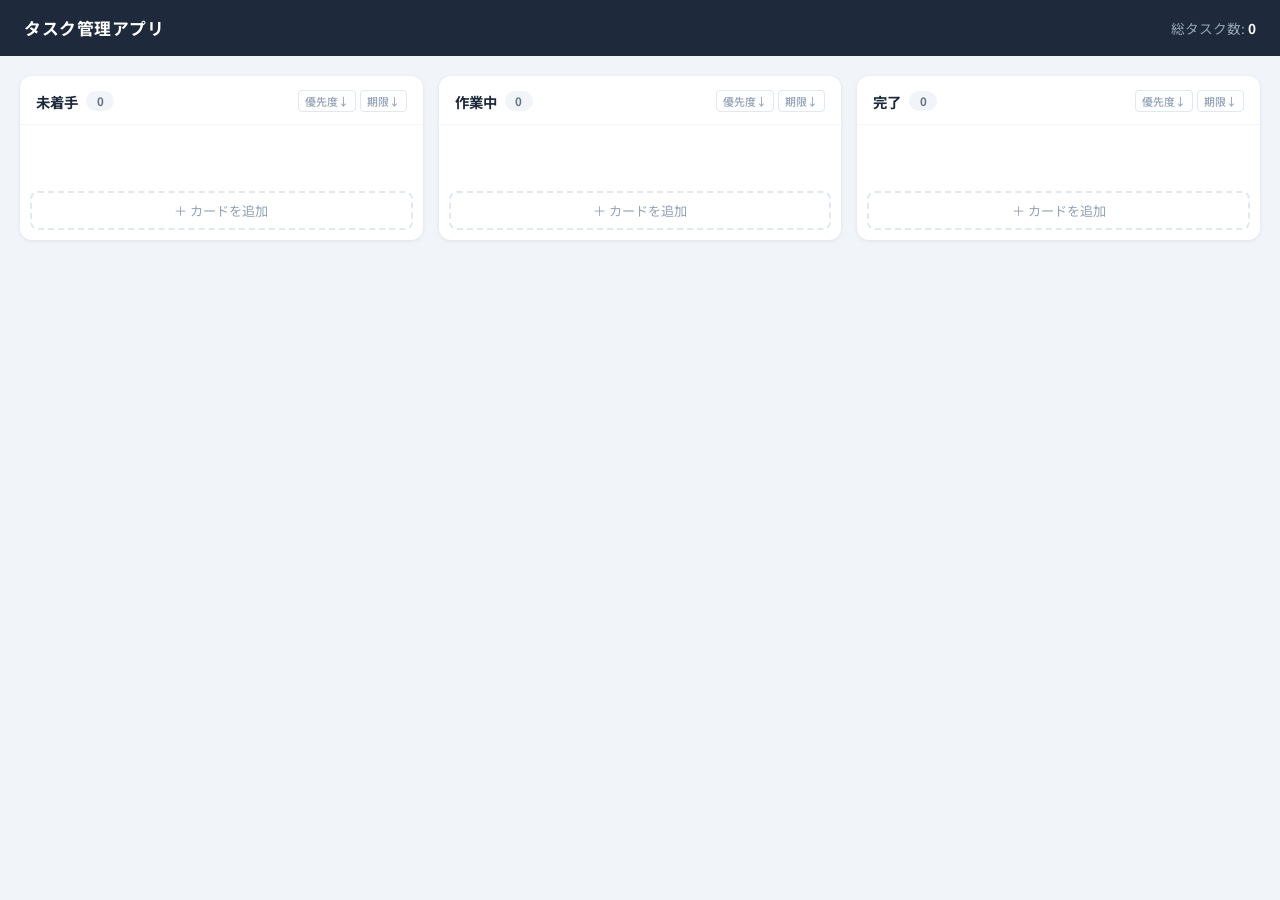
<file: index.html>
<!DOCTYPE html>
<html lang="ja">
<head>
  <meta charset="UTF-8">
  <meta name="viewport" content="width=device-width, initial-scale=1.0">
  <title>タスク管理アプリ</title>
  <link rel="preconnect" href="https://fonts.googleapis.com">
  <link rel="stylesheet" href="https://fonts.googleapis.com/css2?family=Noto+Sans+JP:wght@400;500;700&display=swap">
  <link rel="stylesheet" href="style.css">
</head>
<body>

  <header class="app-header">
    <h1 class="app-title">タスク管理アプリ</h1>
    <span class="total-count">総タスク数: <strong id="total-count">0</strong></span>
  </header>

  <main class="board" id="board"></main>

  <div class="modal-overlay" id="modal-overlay" hidden>
    <div class="modal" role="dialog" aria-modal="true" aria-labelledby="modal-title">
      <div class="modal-header">
        <h2 class="modal-title" id="modal-title">カードを追加</h2>
        <button class="btn-close" id="btn-modal-close" aria-label="閉じる">×</button>
      </div>
      <form id="card-form" novalidate>
        <input type="hidden" id="edit-col">
        <input type="hidden" id="edit-id">

        <div class="form-group">
          <label for="input-title">タイトル <span class="required">*</span></label>
          <input type="text" id="input-title" maxlength="100" placeholder="タスク名を入力">
          <span class="field-error" id="error-title" hidden>タイトルを入力してください</span>
        </div>

        <div class="form-group">
          <label for="input-desc">説明文</label>
          <textarea id="input-desc" maxlength="500" rows="3" placeholder="詳細メモ（任意）"></textarea>
        </div>

        <div class="form-row">
          <div class="form-group">
            <label for="input-priority">優先度</label>
            <select id="input-priority">
              <option value="high">高</option>
              <option value="mid" selected>中</option>
              <option value="low">低</option>
            </select>
          </div>
          <div class="form-group">
            <label for="input-due">期限</label>
            <input type="date" id="input-due">
          </div>
        </div>

        <div class="modal-footer">
          <button type="button" class="btn btn-cancel" id="btn-cancel">キャンセル</button>
          <button type="submit" class="btn btn-primary">保存する</button>
        </div>
      </form>
    </div>
  </div>

  <script src="app.js"></script>
</body>
</html>
</file>
<file: style.css>
/* ── Reset & Base ─────────────────────────────── */
*, *::before, *::after { box-sizing: border-box; margin: 0; padding: 0; }

body {
  font-family: 'Noto Sans JP', sans-serif;
  background: #f1f5f9;
  color: #1e293b;
  min-height: 100vh;
}

/* ── Header ───────────────────────────────────── */
.app-header {
  background: #1e293b;
  color: #fff;
  padding: 0 24px;
  height: 56px;
  display: flex;
  align-items: center;
  justify-content: space-between;
  position: sticky;
  top: 0;
  z-index: 10;
}

.app-title { font-size: 1.05rem; font-weight: 700; letter-spacing: .03em; }

.total-count { font-size: 0.85rem; color: #94a3b8; }
.total-count strong { color: #fff; font-weight: 700; }

/* ── Board ────────────────────────────────────── */
.board {
  display: flex;
  gap: 16px;
  padding: 20px;
  min-height: calc(100vh - 56px);
  align-items: flex-start;
}

/* ── Column ───────────────────────────────────── */
.column {
  flex: 1;
  background: #fff;
  border-radius: 12px;
  box-shadow: 0 1px 4px rgba(0, 0, 0, .08);
  display: flex;
  flex-direction: column;
}

.column-header {
  padding: 14px 16px 12px;
  border-bottom: 1px solid #f1f5f9;
  display: flex;
  align-items: center;
  gap: 8px;
}

.column-name { font-weight: 700; font-size: 0.9rem; }

.column-count {
  background: #f1f5f9;
  color: #64748b;
  font-size: 0.72rem;
  font-weight: 700;
  padding: 2px 9px;
  border-radius: 99px;
  min-width: 28px;
  text-align: center;
}

/* ── Cards area ───────────────────────────────── */
.cards-area {
  flex: 1;
  padding: 10px;
  display: flex;
  flex-direction: column;
  gap: 8px;
  min-height: 60px;
}

/* ── Card ─────────────────────────────────────── */
.card {
  background: #fff;
  border: 1px solid #e8edf2;
  border-left: 4px solid;
  border-radius: 8px;
  padding: 11px 12px;
}

.card[data-priority="high"] { border-left-color: #ef4444; }
.card[data-priority="mid"]  { border-left-color: #f59e0b; }
.card[data-priority="low"]  { border-left-color: #22c55e; }

.card-title {
  font-weight: 600;
  font-size: 0.88rem;
  margin-bottom: 4px;
  display: flex;
  align-items: center;
  gap: 5px;
  word-break: break-all;
}

.priority-dot { font-size: 0.72rem; flex-shrink: 0; }

.card-desc {
  font-size: 0.78rem;
  color: #64748b;
  margin-bottom: 8px;
  line-height: 1.55;
  white-space: pre-wrap;
  word-break: break-all;
}

.card-due {
  display: inline-block;
  font-size: 0.76rem;
  font-weight: 600;
  margin-bottom: 10px;
  padding: 2px 7px;
  border-radius: 4px;
}

.due-over   { color: #dc2626; background: #fee2e2; }
.due-today  { color: #c2410c; background: #ffedd5; }
.due-soon   { color: #92400e; background: #fef9c3; }
.due-normal { color: #64748b; background: #f1f5f9; }

.card-actions {
  display: flex;
  gap: 5px;
  flex-wrap: wrap;
}

/* ── Buttons ──────────────────────────────────── */
.btn {
  padding: 4px 11px;
  border-radius: 6px;
  font-size: 0.78rem;
  font-family: inherit;
  cursor: pointer;
  border: 1px solid transparent;
  font-weight: 500;
  transition: opacity .12s, background .12s;
  line-height: 1.6;
}
.btn:hover { opacity: .75; }

.btn-edit   { background: #f8fafc; color: #475569; border-color: #e2e8f0; }
.btn-delete { background: #fef2f2; color: #dc2626; border-color: #fecaca; }
.btn-move   { background: #f8fafc; color: #475569; border-color: #e2e8f0; min-width: 32px; }
.btn-primary { background: #3b82f6; color: #fff; border-color: #3b82f6; }
.btn-cancel  { background: #f1f5f9; color: #475569; border-color: #e2e8f0; }

/* ── Sort buttons ── */
.col-sort { margin-left: auto; display: flex; gap: 4px; }

.btn-sort {
  background: none;
  border: 1px solid #e2e8f0;
  color: #94a3b8;
  font-size: 0.68rem;
  padding: 2px 6px;
  border-radius: 4px;
  cursor: pointer;
  font-family: inherit;
  font-weight: 500;
  white-space: nowrap;
  transition: background .12s, color .12s;
}
.btn-sort:hover { background: #f1f5f9; color: #64748b; }

/* ── Drag & Drop ── */
.card[draggable="true"] { cursor: grab; }
.card[draggable="true"]:active { cursor: grabbing; }
.card.dragging { opacity: 0.35; }

.cards-area.drag-over { background: rgba(59,130,246,.05); border-radius: 8px; }

.drop-indicator {
  height: 3px;
  background: #3b82f6;
  border-radius: 2px;
  margin: 1px 4px;
  pointer-events: none;
}

/* Add card */
.btn-add-card {
  margin: 6px 10px 10px;
  width: calc(100% - 20px);
  padding: 8px;
  background: none;
  border: 2px dashed #e2e8f0;
  border-radius: 8px;
  color: #94a3b8;
  font-family: inherit;
  font-size: 0.82rem;
  cursor: pointer;
  transition: border-color .15s, color .15s, background .15s;
}
.btn-add-card:hover {
  border-color: #3b82f6;
  color: #3b82f6;
  background: #eff6ff;
}

/* ── Modal ────────────────────────────────────── */
.modal-overlay {
  position: fixed;
  inset: 0;
  background: rgba(15, 23, 42, .5);
  display: flex;
  align-items: center;
  justify-content: center;
  z-index: 100;
}
.modal-overlay[hidden] { display: none; }

.modal {
  background: #fff;
  border-radius: 14px;
  width: 480px;
  max-width: 95vw;
  box-shadow: 0 24px 64px rgba(0, 0, 0, .18);
}

.modal-header {
  padding: 20px 20px 0;
  display: flex;
  justify-content: space-between;
  align-items: center;
}

.modal-title { font-size: 1rem; font-weight: 700; }

.btn-close {
  background: none;
  border: none;
  font-size: 1.3rem;
  color: #94a3b8;
  cursor: pointer;
  padding: 2px 8px;
  border-radius: 4px;
  line-height: 1;
  transition: background .12s;
}
.btn-close:hover { background: #f1f5f9; }

/* Form */
#card-form { padding: 20px; }

.form-group { margin-bottom: 16px; }

.form-group label {
  display: block;
  font-size: 0.82rem;
  font-weight: 600;
  color: #475569;
  margin-bottom: 5px;
}

.required { color: #ef4444; }

.form-group input[type="text"],
.form-group input[type="date"],
.form-group textarea,
.form-group select {
  width: 100%;
  padding: 8px 12px;
  border: 1.5px solid #e2e8f0;
  border-radius: 8px;
  font-family: inherit;
  font-size: 0.88rem;
  color: #1e293b;
  transition: border-color .15s;
  background: #fff;
}

.form-group input:focus,
.form-group textarea:focus,
.form-group select:focus {
  outline: none;
  border-color: #3b82f6;
  box-shadow: 0 0 0 3px rgba(59, 130, 246, .1);
}

.form-group textarea { resize: vertical; }

.form-row { display: flex; gap: 14px; }
.form-row .form-group { flex: 1; margin-bottom: 16px; }

.field-error { font-size: 0.78rem; color: #ef4444; margin-top: 5px; display: block; }
.field-error[hidden] { display: none; }

.modal-footer {
  display: flex;
  justify-content: flex-end;
  gap: 8px;
  padding-top: 16px;
  border-top: 1px solid #f1f5f9;
  margin-top: 4px;
}
.modal-footer .btn { padding: 8px 22px; font-size: 0.875rem; }
</file>
